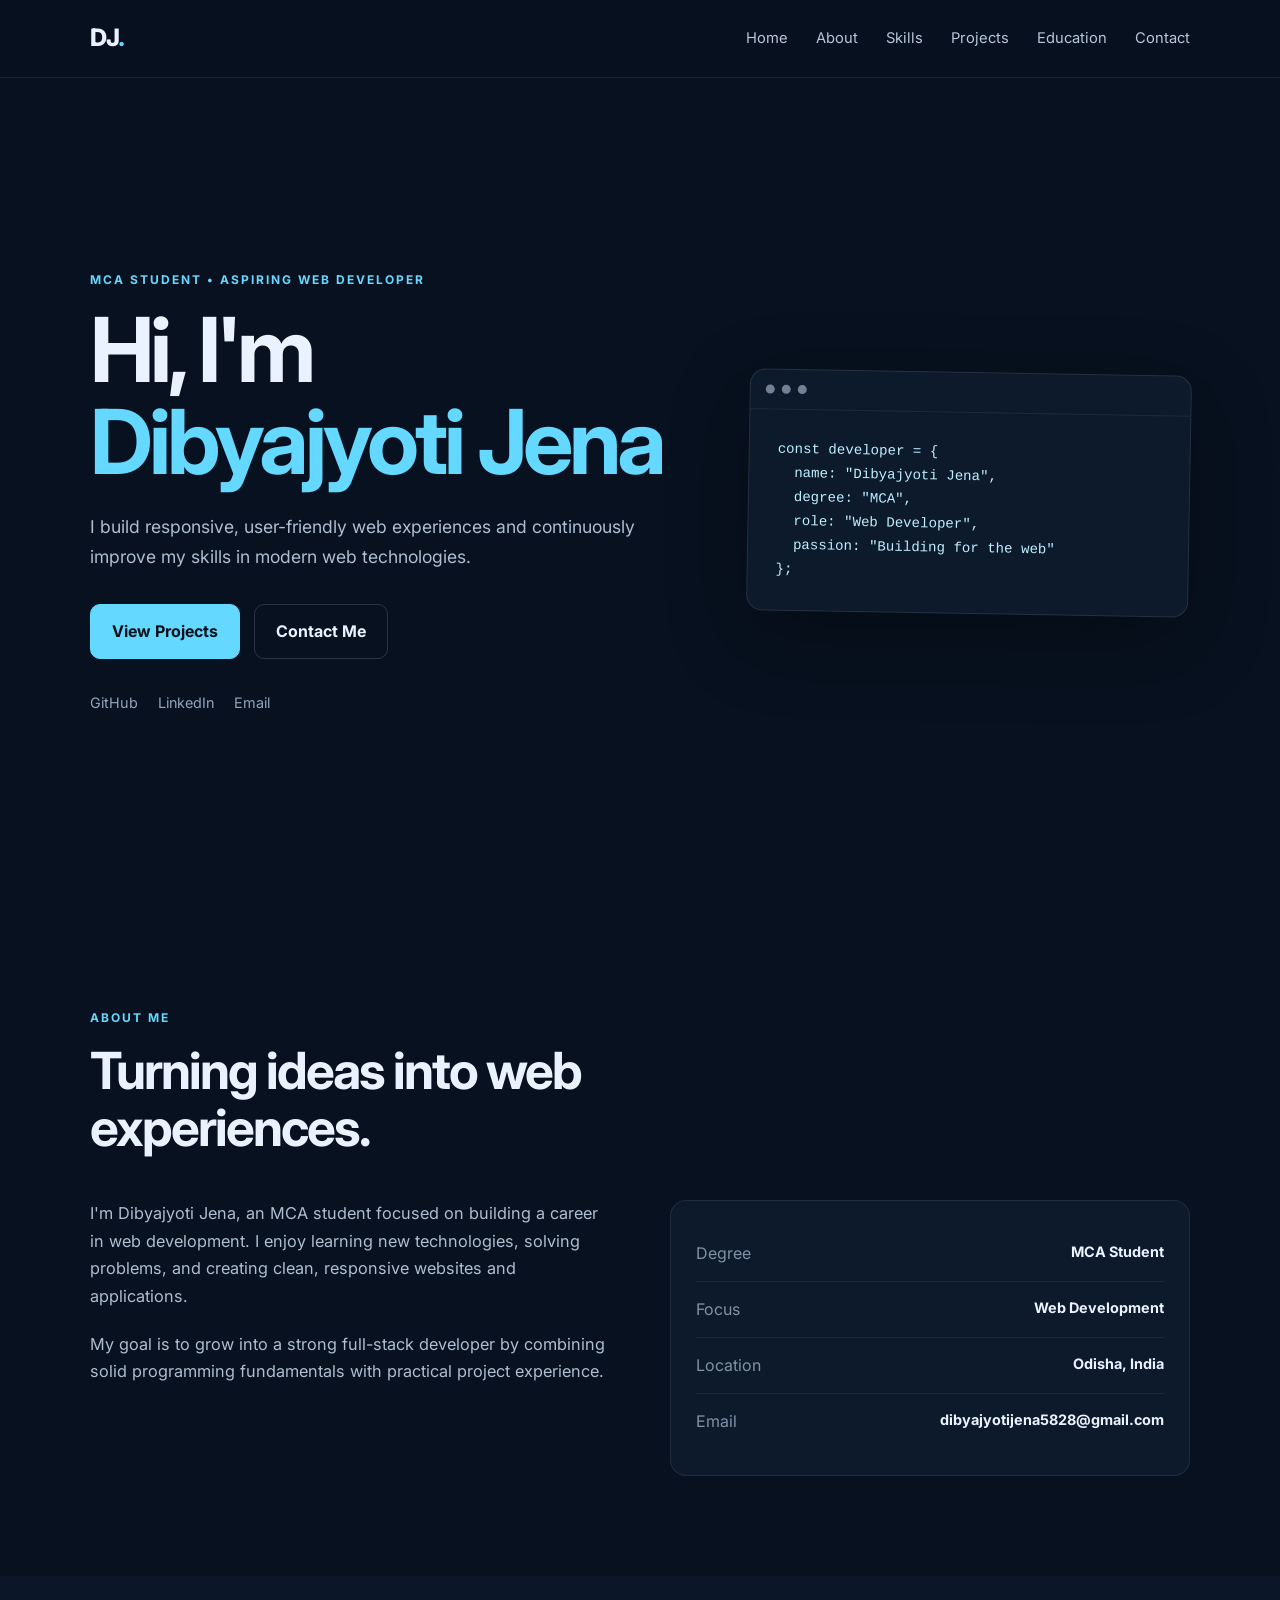
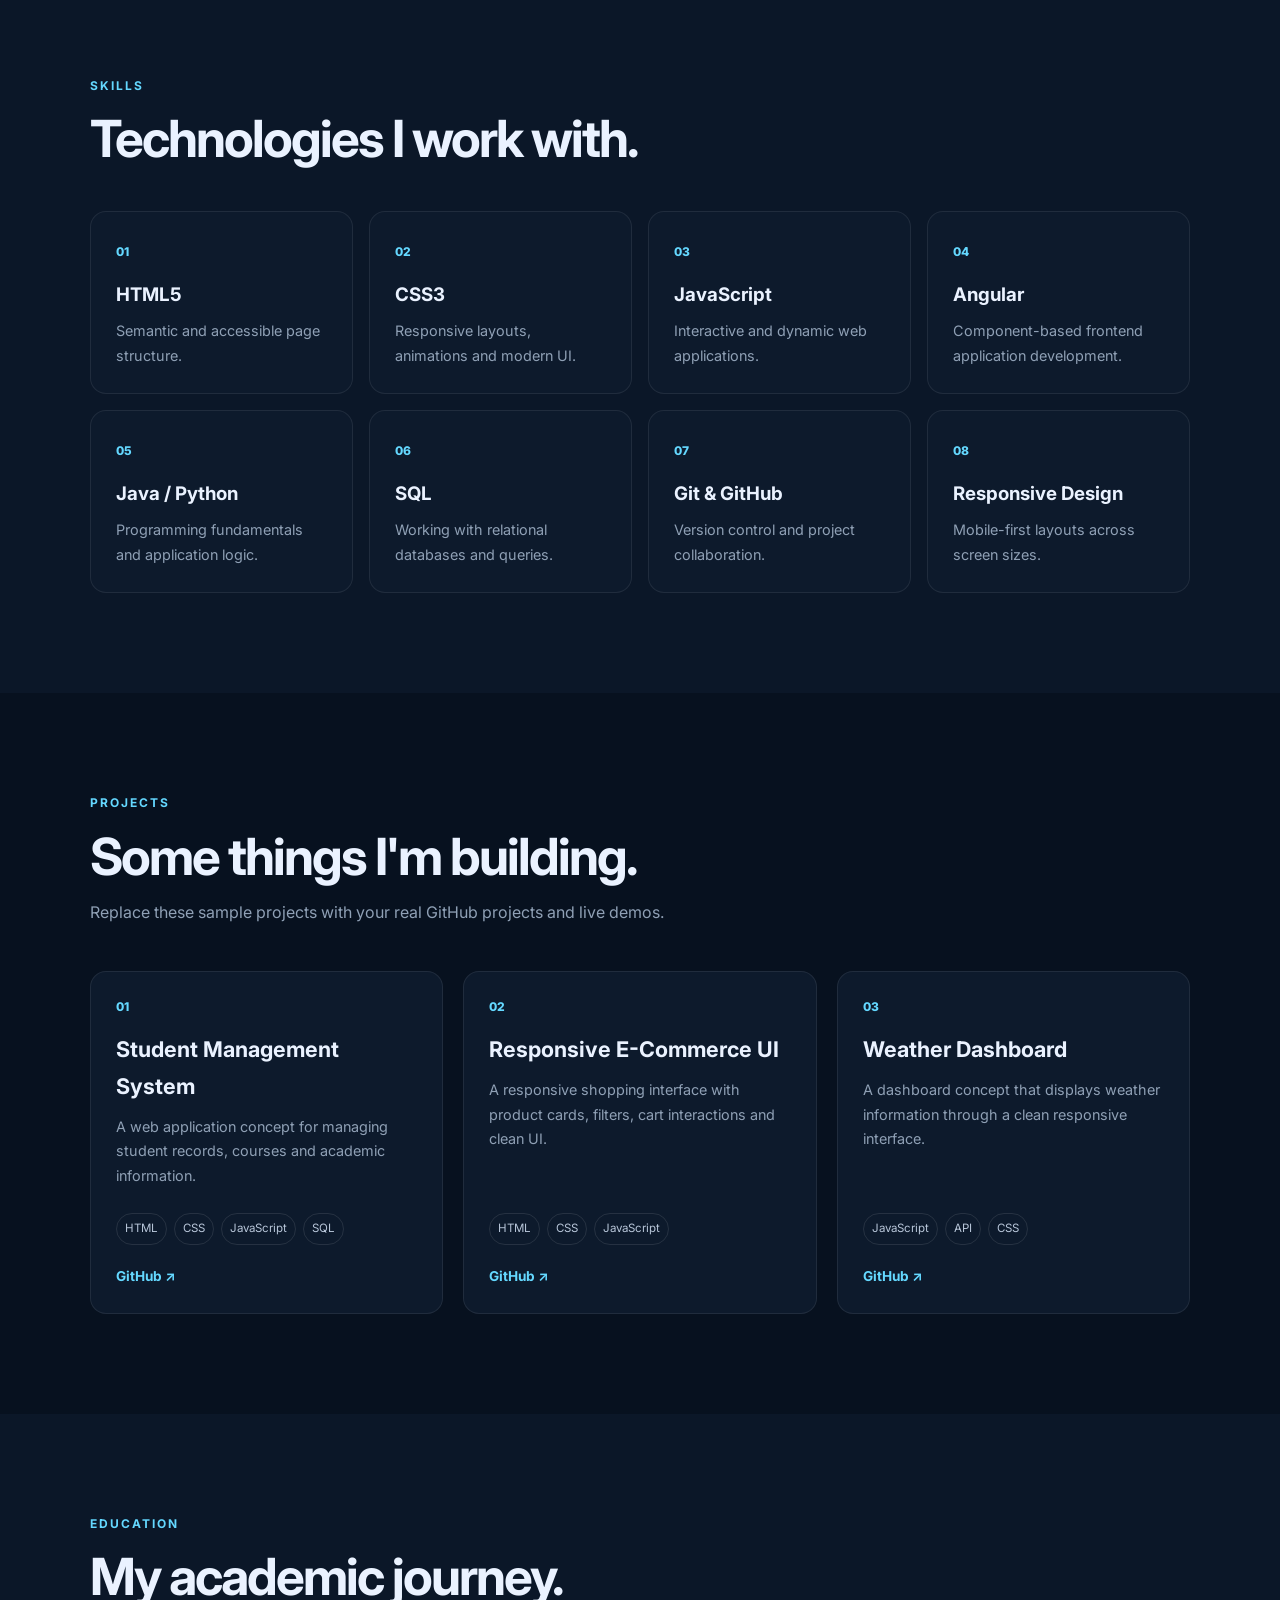
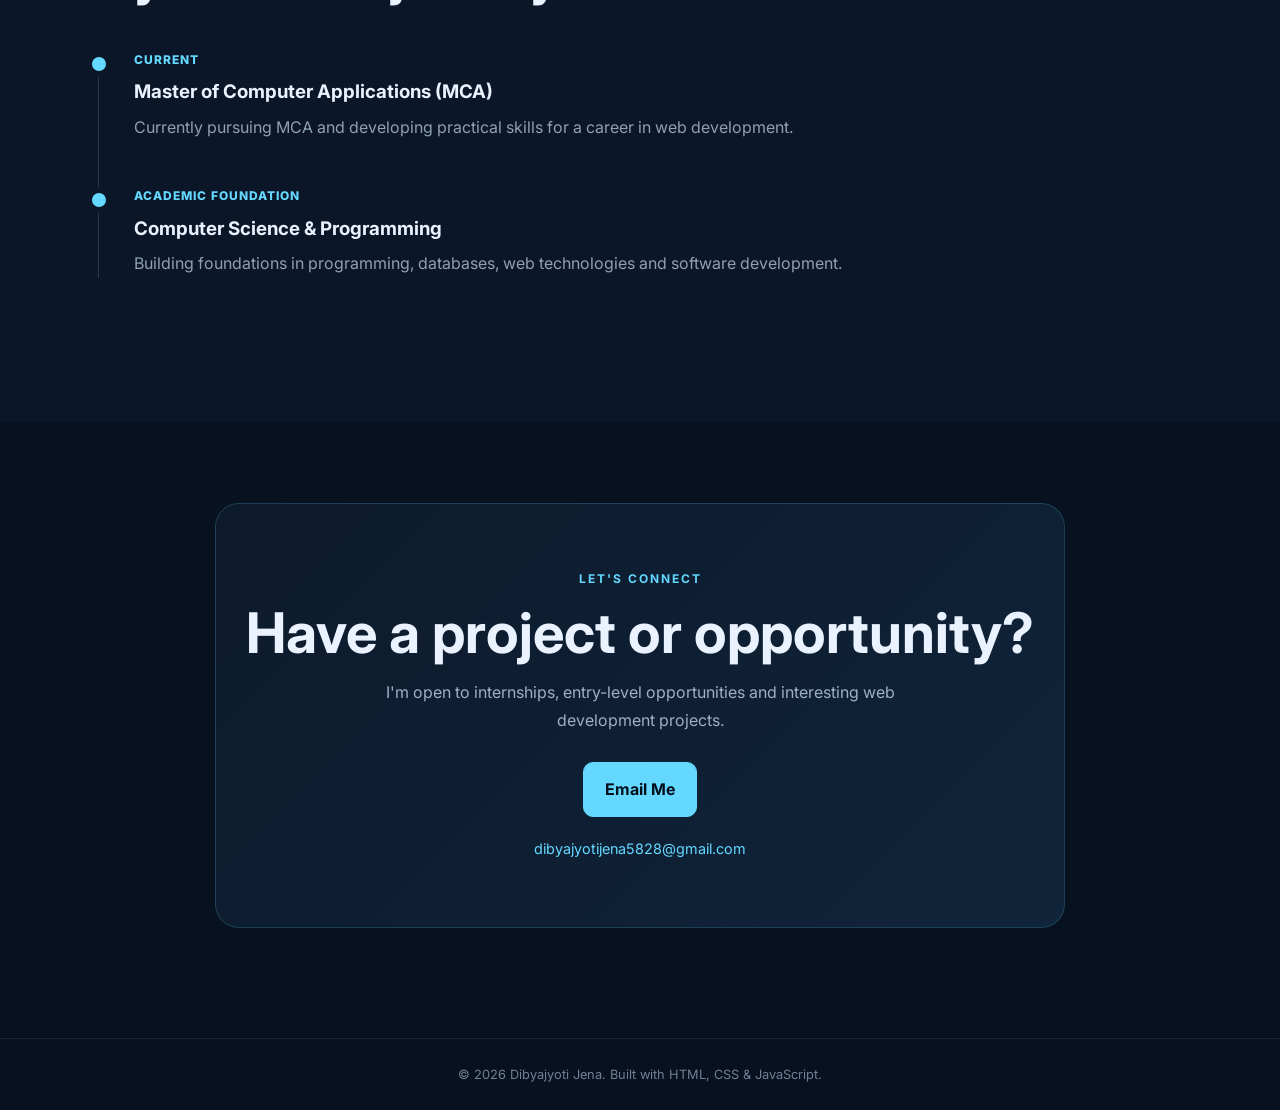
<file: index.html>
<!DOCTYPE html>
<html lang="en">
<head>
  <meta charset="UTF-8">
  <meta name="viewport" content="width=device-width, initial-scale=1.0">
  <meta name="description" content="Dibyajyoti Jena - MCA Student and Aspiring Web Developer Portfolio">
  <title>Dibyajyoti Jena | Web Developer Portfolio</title>
  <link rel="preconnect" href="https://fonts.googleapis.com">
  <link rel="preconnect" href="https://fonts.gstatic.com" crossorigin>
  <link href="https://fonts.googleapis.com/css2?family=Inter:wght@400;500;600;700;800&display=swap" rel="stylesheet">
  <link rel="stylesheet" href="style.css">
</head>
<body>
  <header class="navbar">
    <a class="logo" href="#home">DJ<span>.</span></a>
    <button class="menu-toggle" aria-label="Toggle menu">☰</button>
    <nav class="nav-links">
      <a href="#home">Home</a>
      <a href="#about">About</a>
      <a href="#skills">Skills</a>
      <a href="#projects">Projects</a>
      <a href="#education">Education</a>
      <a href="#contact">Contact</a>
    </nav>
  </header>

  <main>
    <section id="home" class="hero section">
      <div class="hero-content">
        <p class="eyebrow">MCA Student • Aspiring Web Developer</p>
        <h1>Hi, I'm <span>Dibyajyoti Jena</span></h1>
        <p class="hero-text">
          I build responsive, user-friendly web experiences and continuously
          improve my skills in modern web technologies.
        </p>
        <div class="buttons">
          <a class="btn primary" href="#projects">View Projects</a>
          <a class="btn secondary" href="#contact">Contact Me</a>
        </div>
        <div class="socials">
          <a href="https://github.com/" target="_blank" rel="noreferrer">GitHub</a>
          <a href="https://www.linkedin.com/" target="_blank" rel="noreferrer">LinkedIn</a>
          <a href="mailto:dibyajyotijena5828@gmail.com">Email</a>
        </div>
      </div>
      <div class="hero-card">
        <div class="code-window">
          <div class="window-dots"><i></i><i></i><i></i></div>
          <pre><code>const developer = {
  name: "Dibyajyoti Jena",
  degree: "MCA",
  role: "Web Developer",
  passion: "Building for the web"
};</code></pre>
        </div>
      </div>
    </section>

    <section id="about" class="section">
      <div class="section-heading">
        <p class="eyebrow">About Me</p>
        <h2>Turning ideas into web experiences.</h2>
      </div>
      <div class="about-grid">
        <div>
          <p>
            I'm Dibyajyoti Jena, an MCA student focused on building a career
            in web development. I enjoy learning new technologies, solving
            problems, and creating clean, responsive websites and applications.
          </p>
          <p>
            My goal is to grow into a strong full-stack developer by combining
            solid programming fundamentals with practical project experience.
          </p>
        </div>
        <div class="info-card">
          <div><span>Degree</span><strong>MCA Student</strong></div>
          <div><span>Focus</span><strong>Web Development</strong></div>
          <div><span>Location</span><strong>Odisha, India</strong></div>
          <div><span>Email</span><strong>dibyajyotijena5828@gmail.com</strong></div>
        </div>
      </div>
    </section>

    <section id="skills" class="section alt">
      <div class="section-heading">
        <p class="eyebrow">Skills</p>
        <h2>Technologies I work with.</h2>
      </div>
      <div class="skills-grid">
        <div class="skill-card"><span>01</span><h3>HTML5</h3><p>Semantic and accessible page structure.</p></div>
        <div class="skill-card"><span>02</span><h3>CSS3</h3><p>Responsive layouts, animations and modern UI.</p></div>
        <div class="skill-card"><span>03</span><h3>JavaScript</h3><p>Interactive and dynamic web applications.</p></div>
        <div class="skill-card"><span>04</span><h3>Angular</h3><p>Component-based frontend application development.</p></div>
        <div class="skill-card"><span>05</span><h3>Java / Python</h3><p>Programming fundamentals and application logic.</p></div>
        <div class="skill-card"><span>06</span><h3>SQL</h3><p>Working with relational databases and queries.</p></div>
        <div class="skill-card"><span>07</span><h3>Git & GitHub</h3><p>Version control and project collaboration.</p></div>
        <div class="skill-card"><span>08</span><h3>Responsive Design</h3><p>Mobile-first layouts across screen sizes.</p></div>
      </div>
    </section>

    <section id="projects" class="section">
      <div class="section-heading">
        <p class="eyebrow">Projects</p>
        <h2>Some things I'm building.</h2>
        <p class="muted">Replace these sample projects with your real GitHub projects and live demos.</p>
      </div>
      <div class="projects-grid">
        <article class="project-card">
          <div class="project-number">01</div>
          <h3>Student Management System</h3>
          <p>A web application concept for managing student records, courses and academic information.</p>
          <div class="tags"><span>HTML</span><span>CSS</span><span>JavaScript</span><span>SQL</span></div>
          <div class="project-links"><a href="https://github.com/" target="_blank" rel="noreferrer">GitHub ↗</a></div>
        </article>
        <article class="project-card">
          <div class="project-number">02</div>
          <h3>Responsive E-Commerce UI</h3>
          <p>A responsive shopping interface with product cards, filters, cart interactions and clean UI.</p>
          <div class="tags"><span>HTML</span><span>CSS</span><span>JavaScript</span></div>
          <div class="project-links"><a href="https://github.com/" target="_blank" rel="noreferrer">GitHub ↗</a></div>
        </article>
        <article class="project-card">
          <div class="project-number">03</div>
          <h3>Weather Dashboard</h3>
          <p>A dashboard concept that displays weather information through a clean responsive interface.</p>
          <div class="tags"><span>JavaScript</span><span>API</span><span>CSS</span></div>
          <div class="project-links"><a href="https://github.com/" target="_blank" rel="noreferrer">GitHub ↗</a></div>
        </article>
      </div>
    </section>

    <section id="education" class="section alt">
      <div class="section-heading">
        <p class="eyebrow">Education</p>
        <h2>My academic journey.</h2>
      </div>
      <div class="timeline">
        <div class="timeline-item">
          <div class="timeline-dot"></div>
          <div><p class="year">Current</p><h3>Master of Computer Applications (MCA)</h3><p>Currently pursuing MCA and developing practical skills for a career in web development.</p></div>
        </div>
        <div class="timeline-item">
          <div class="timeline-dot"></div>
          <div><p class="year">Academic Foundation</p><h3>Computer Science & Programming</h3><p>Building foundations in programming, databases, web technologies and software development.</p></div>
        </div>
      </div>
    </section>

    <section id="contact" class="section contact-section">
      <div class="contact-card">
        <p class="eyebrow">Let's Connect</p>
        <h2>Have a project or opportunity?</h2>
        <p>I'm open to internships, entry-level opportunities and interesting web development projects.</p>
        <a class="btn primary" href="mailto:dibyajyotijena5828@gmail.com">Email Me</a>
        <p class="email">dibyajyotijena5828@gmail.com</p>
      </div>
    </section>
  </main>

  <footer>
    <p>© <span id="year"></span> Dibyajyoti Jena. Built with HTML, CSS & JavaScript.</p>
  </footer>

  <script src="script.js"></script>
</body>
</html>
</file>
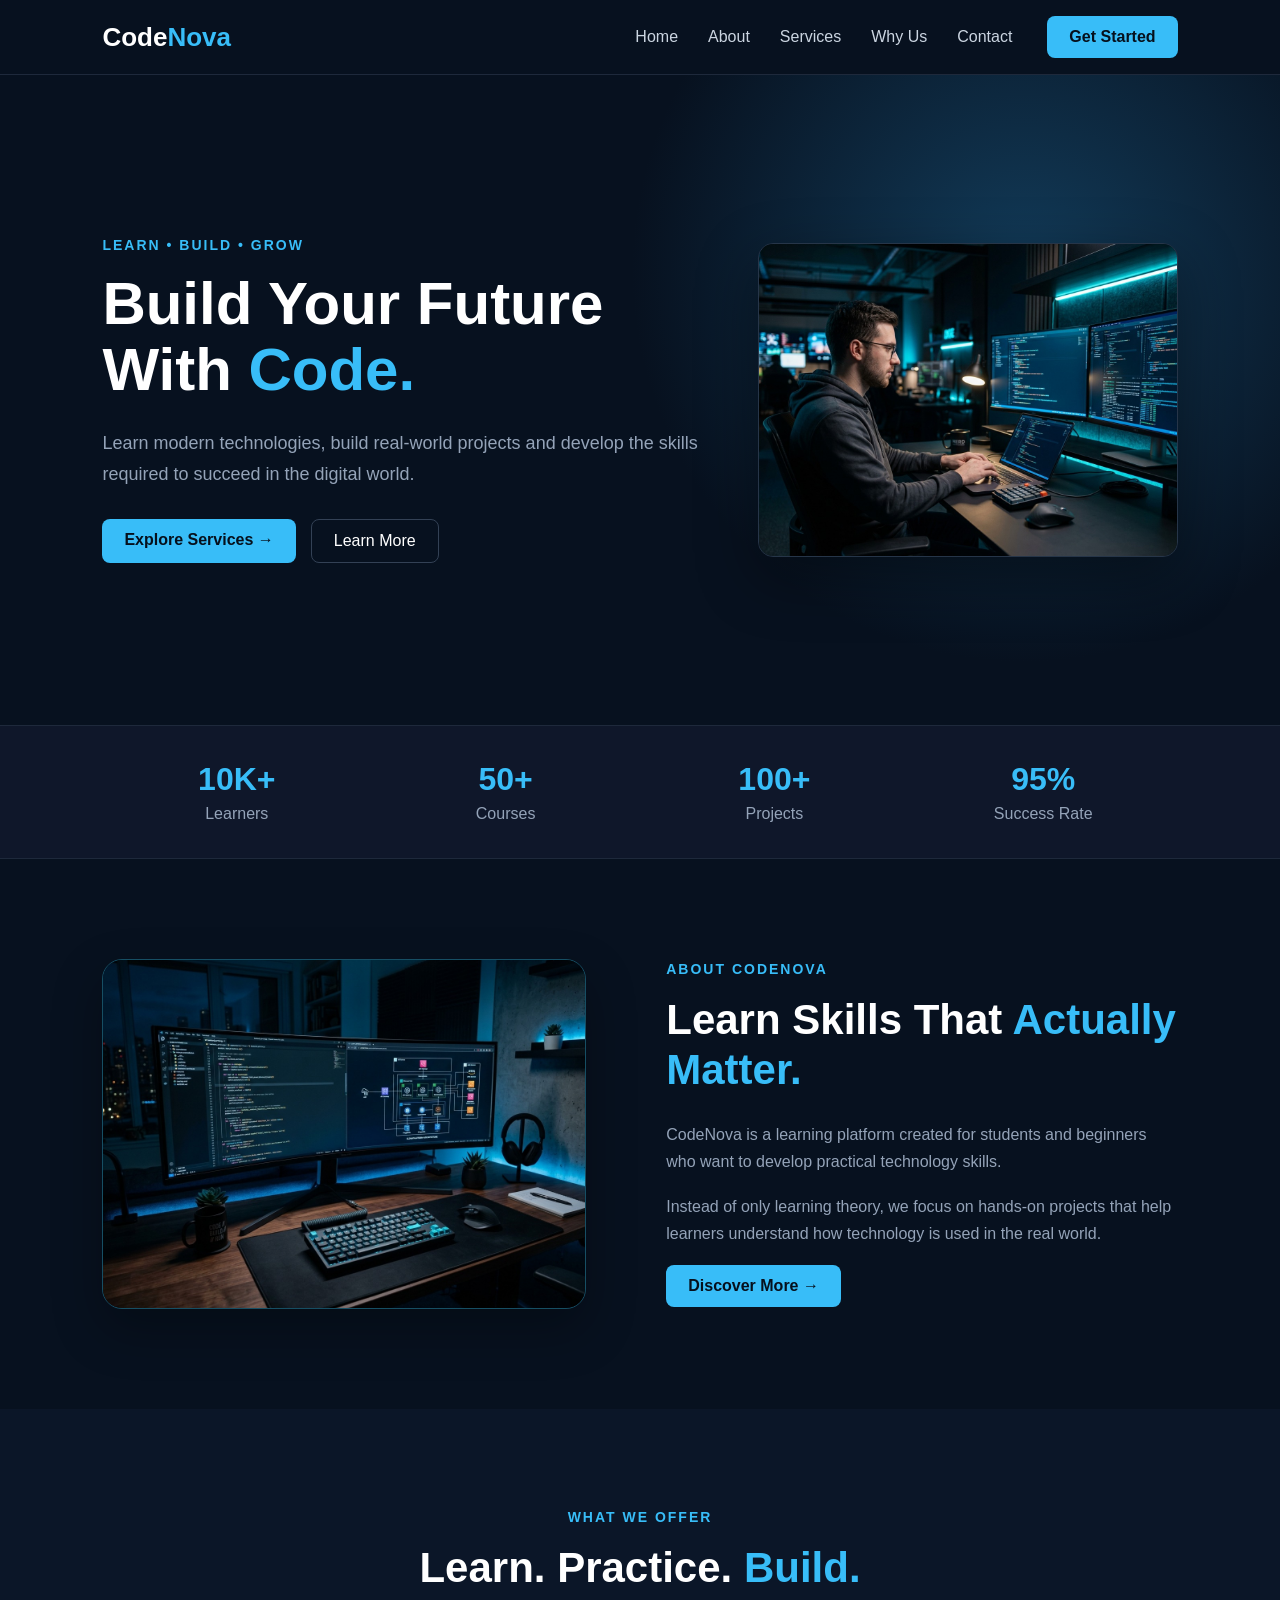
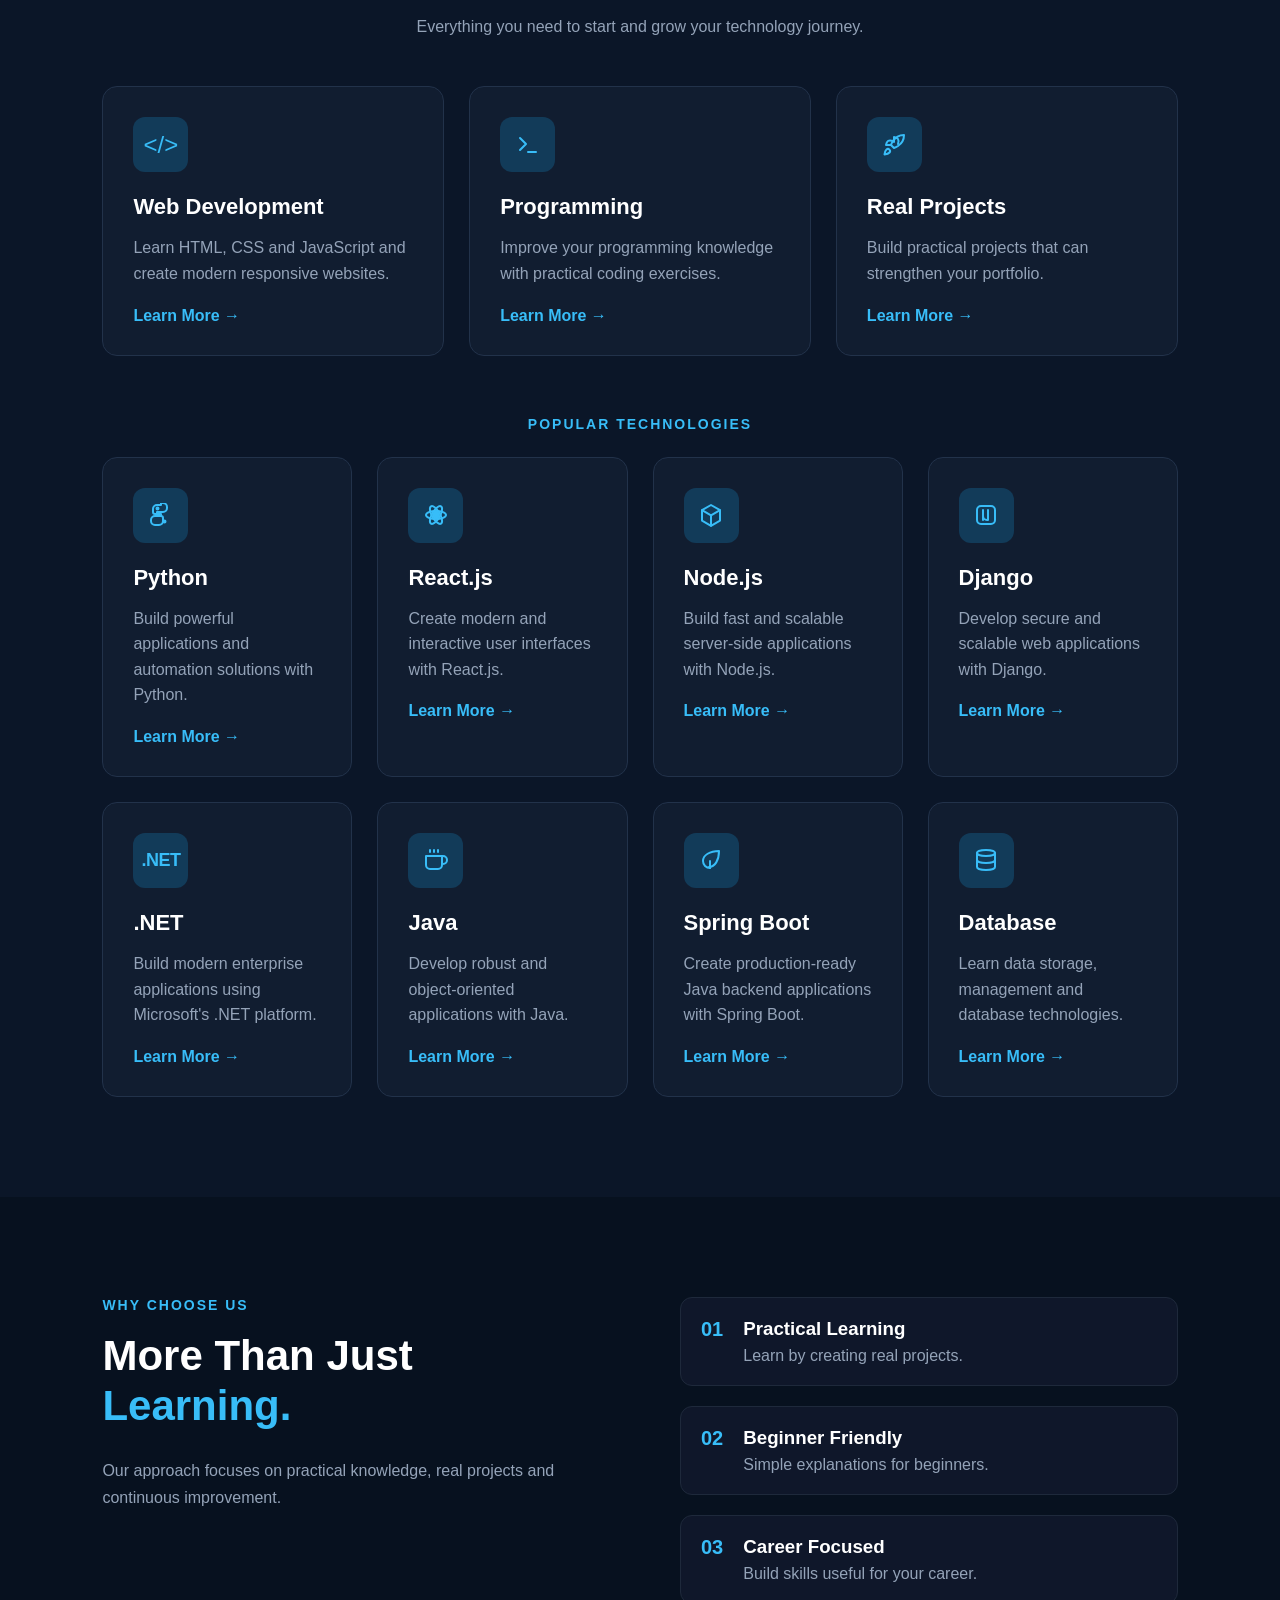
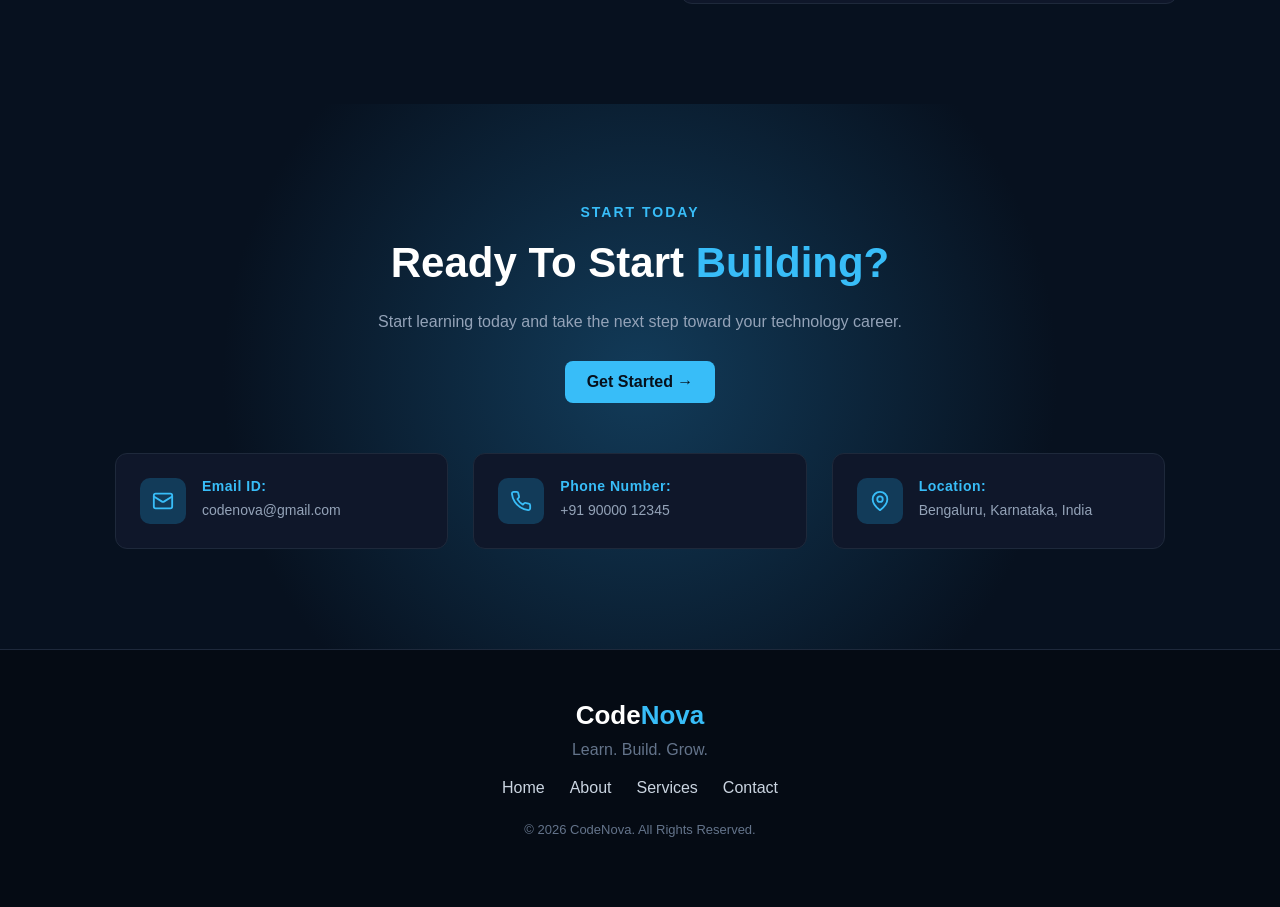
<file: Tasks_2_LANDING-PAGE/index.html>
<!DOCTYPE html>
<html lang="en">

<head>
    <meta charset="UTF-8">
    <meta name="viewport" content="width=device-width, initial-scale=1.0">

    <title>CodeNova | Learn & Build</title>

    <link rel="stylesheet" href="style.css">
</head>

<body>

    <!-- NAVBAR -->
    <header>
        <div class="logo">
            Code<span>Nova</span>
        </div>

        <nav>
            <a href="#home">Home</a>
            <a href="#about">About</a>
            <a href="#services">Services</a>
            <a href="#why-us">Why Us</a>
            <a href="#contact">Contact</a>
        </nav>

        <a href="#contact" class="nav-btn">
            Get Started
        </a>
    </header>


    <!-- HERO -->
    <section class="hero" id="home">

        <div class="hero-content">

            <p class="small-title">
                 LEARN • BUILD • GROW
            </p>

            <h1>
                Build Your Future
                With <span>Code.</span>
            </h1>

            <p class="hero-text">
                Learn modern technologies, build real-world
                projects and develop the skills required to
                succeed in the digital world.
            </p>

            <div class="hero-buttons">

                <a href="#services" class="primary-btn">
                    Explore Services →
                </a>

                <a href="#about" class="secondary-btn">
                    Learn More
                </a>

            </div>

        </div>


        <div class="hero-card">

            <div class="hero-image-box">
                <img src="header.jpeg" alt="Modern Software Developer Coding" class="hero-img">
            </div>

        </div>

    </section>


    <!-- STATS -->
    <section class="stats">

        <div>
            <h2>10K+</h2>
            <p>Learners</p>
        </div>

        <div>
            <h2>50+</h2>
            <p>Courses</p>
        </div>

        <div>
            <h2>100+</h2>
            <p>Projects</p>
        </div>

        <div>
            <h2>95%</h2>
            <p>Success Rate</p>
        </div>

    </section>


    <!-- ABOUT -->
    <section class="about" id="about">

        <div class="about-image">
            <div class="image-box">
                <img src="middle.jpeg" alt="Software Engineering Workspace" class="about-img">
            </div>
        </div>

        <div class="about-content">

            <p class="section-label">
                ABOUT CODENOVA
            </p>

            <h2>
                Learn Skills That
                <span>Actually Matter.</span>
            </h2>

            <p>
                CodeNova is a learning platform created for
                students and beginners who want to develop
                practical technology skills.
            </p>

            <p>
                Instead of only learning theory, we focus on
                hands-on projects that help learners understand
                how technology is used in the real world.
            </p>

            <a href="#services" class="primary-btn">
                Discover More →
            </a>

        </div>

    </section>


    <!-- SERVICES -->
    <section class="services" id="services">

        <p class="section-label">
            WHAT WE OFFER
        </p>

        <h2>
            Learn. Practice. <span>Build.</span>
        </h2>

        <p class="section-description">
            Everything you need to start and grow your
            technology journey.
        </p>


        <div class="service-container">

            <div class="service-card">

                <div class="service-icon">
                    &lt;/&gt;
                </div>

                <h3>Web Development</h3>

                <p>
                    Learn HTML, CSS and JavaScript and
                    create modern responsive websites.
                </p>

                <a href="#">Learn More →</a>

            </div>


            <div class="service-card">

                <div class="service-icon">
                    <svg width="24" height="24" viewBox="0 0 24 24" fill="none" stroke="currentColor" stroke-width="2" stroke-linecap="round" stroke-linejoin="round">
                        <polyline points="4 17 10 11 4 5"></polyline>
                        <line x1="12" y1="19" x2="20" y2="19"></line>
                    </svg>
                </div>

                <h3>Programming</h3>

                <p>
                    Improve your programming knowledge
                    with practical coding exercises.
                </p>

                <a href="#">Learn More →</a>

            </div>


            <div class="service-card">

                <div class="service-icon">
                    <svg width="24" height="24" viewBox="0 0 24 24" fill="none" stroke="currentColor" stroke-width="2" stroke-linecap="round" stroke-linejoin="round">
                        <path d="M4.5 16.5c-1.5 1.26-2 5-2 5s3.74-.5 5-2c.71-.84.7-2.13-.09-2.91a2.18 2.18 0 0 0-2.91-.09z"></path>
                        <path d="m12 15-3-3a22 22 0 0 1 2-3.95A12.88 12.88 0 0 1 22 2c0 2.72-.78 7.5-6 11a22.35 22.35 0 0 1-4 2z"></path>
                        <path d="M9 12H4s.55-3.03 2-4c1.62-1.08 5 0 5 0"></path>
                        <path d="M12 9V4s3.03.55 4 2c1.08 1.62 0 5 0 5"></path>
                    </svg>
                </div>

                <h3>Real Projects</h3>

                <p>
                    Build practical projects that can
                    strengthen your portfolio.
                </p>

                <a href="#">Learn More →</a>

            </div>

        </div>

        <p class="section-label tech-label">
            POPULAR TECHNOLOGIES
        </p>

        <div class="technology-container">

            <div class="service-card">
                <div class="service-icon">
                    <svg width="24" height="24" viewBox="0 0 24 24" fill="none" stroke="currentColor" stroke-width="2" stroke-linecap="round" stroke-linejoin="round">
                        <path d="M12 2H8a4 4 0 0 0-4 4v3a2 2 0 0 0 2 2h6v2H6a4 4 0 0 0-4 4v1a4 4 0 0 0 4 4h4a4 4 0 0 0 4-4v-3a2 2 0 0 0-2-2H8V9h6a4 4 0 0 0 4-4V4a4 4 0 0 0-4-4h-2z"></path>
                        <circle cx="8.5" cy="5.5" r="1" fill="currentColor"></circle>
                        <circle cx="15.5" cy="18.5" r="1" fill="currentColor"></circle>
                    </svg>
                </div>
                <h3>Python</h3>
                <p>
                    Build powerful applications and automation solutions with Python.
                </p>
                <a href="#contact">Learn More →</a>
            </div>

            <div class="service-card">
                <div class="service-icon">
                    <svg width="24" height="24" viewBox="0 0 24 24" fill="none" stroke="currentColor" stroke-width="2" stroke-linecap="round" stroke-linejoin="round">
                        <circle cx="12" cy="12" r="2.5" fill="currentColor"></circle>
                        <ellipse cx="12" cy="12" rx="10" ry="4"></ellipse>
                        <ellipse cx="12" cy="12" rx="10" ry="4" transform="rotate(60 12 12)"></ellipse>
                        <ellipse cx="12" cy="12" rx="10" ry="4" transform="rotate(120 12 12)"></ellipse>
                    </svg>
                </div>
                <h3>React.js</h3>
                <p>
                    Create modern and interactive user interfaces with React.js.
                </p>
                <a href="#contact">Learn More →</a>
            </div>

            <div class="service-card">
                <div class="service-icon">
                    <svg width="24" height="24" viewBox="0 0 24 24" fill="none" stroke="currentColor" stroke-width="2" stroke-linecap="round" stroke-linejoin="round">
                        <path d="M12 2l9 5.2v10.4L12 22.8 3 17.6V7.2L12 2z"></path>
                        <path d="M12 22.8V12.4"></path>
                        <path d="M21 7.2l-9 5.2"></path>
                        <path d="M3 7.2l9 5.2"></path>
                    </svg>
                </div>
                <h3>Node.js</h3>
                <p>
                    Build fast and scalable server-side applications with Node.js.
                </p>
                <a href="#contact">Learn More →</a>
            </div>

            <div class="service-card">
                <div class="service-icon">
                    <svg width="24" height="24" viewBox="0 0 24 24" fill="none" stroke="currentColor" stroke-width="2" stroke-linecap="round" stroke-linejoin="round">
                        <rect x="3" y="3" width="18" height="18" rx="4"></rect>
                        <path d="M9 7v10"></path>
                        <path d="M9 13a4 4 0 0 0 4 4h1V7"></path>
                    </svg>
                </div>
                <h3>Django</h3>
                <p>
                    Develop secure and scalable web applications with Django.
                </p>
                <a href="#contact">Learn More →</a>
            </div>

            <div class="service-card">
                <div class="service-icon">
                    <span style="font-weight: 800; font-size: 18px; letter-spacing: -0.5px;">.NET</span>
                </div>
                <h3>.NET</h3>
                <p>
                    Build modern enterprise applications using Microsoft's .NET platform.
                </p>
                <a href="#contact">Learn More →</a>
            </div>

            <div class="service-card">
                <div class="service-icon">
                    <svg width="24" height="24" viewBox="0 0 24 24" fill="none" stroke="currentColor" stroke-width="2" stroke-linecap="round" stroke-linejoin="round">
                        <path d="M18 8h1a4 4 0 0 1 0 8h-1"></path>
                        <path d="M2 8h16v9a4 4 0 0 1-4 4H6a4 4 0 0 1-4-4V8z"></path>
                        <line x1="6" y1="2" x2="6" y2="4"></line>
                        <line x1="10" y1="2" x2="10" y2="4"></line>
                        <line x1="14" y1="2" x2="14" y2="4"></line>
                    </svg>
                </div>
                <h3>Java</h3>
                <p>
                    Develop robust and object-oriented applications with Java.
                </p>
                <a href="#contact">Learn More →</a>
            </div>

            <div class="service-card">
                <div class="service-icon">
                    <svg width="24" height="24" viewBox="0 0 24 24" fill="none" stroke="currentColor" stroke-width="2" stroke-linecap="round" stroke-linejoin="round">
                        <path d="M11 20A7 7 0 0 1 4 13C4 7 11 3 20 3c0 9-4 16-10 16z"></path>
                        <path d="M11 20v-7"></path>
                    </svg>
                </div>
                <h3>Spring Boot</h3>
                <p>
                    Create production-ready Java backend applications with Spring Boot.
                </p>
                <a href="#contact">Learn More →</a>
            </div>

            <div class="service-card">
                <div class="service-icon">
                    <svg width="24" height="24" viewBox="0 0 24 24" fill="none" stroke="currentColor" stroke-width="2" stroke-linecap="round" stroke-linejoin="round">
                        <ellipse cx="12" cy="5" rx="9" ry="3"></ellipse>
                        <path d="M21 12c0 1.66-4 3-9 3s-9-1.34-9-3"></path>
                        <path d="M3 5v14c0 1.66 4 3 9 3s9-1.34 9-3V5"></path>
                    </svg>
                </div>
                <h3>Database</h3>
                <p>
                    Learn data storage, management and database technologies.
                </p>
                <a href="#contact">Learn More →</a>
            </div>

        </div>

    </section>


    <!-- WHY US -->
    <section class="why-us" id="why-us">

        <div>

            <p class="section-label">
                WHY CHOOSE US
            </p>

            <h2>
                More Than Just
                <span>Learning.</span>
            </h2>

            <p>
                Our approach focuses on practical knowledge,
                real projects and continuous improvement.
            </p>

        </div>


        <div class="features">

            <div class="feature">
                <strong>01</strong>
                <div>
                    <h3>Practical Learning</h3>
                    <p>
                        Learn by creating real projects.
                    </p>
                </div>
            </div>


            <div class="feature">
                <strong>02</strong>
                <div>
                    <h3>Beginner Friendly</h3>
                    <p>
                        Simple explanations for beginners.
                    </p>
                </div>
            </div>


            <div class="feature">
                <strong>03</strong>
                <div>
                    <h3>Career Focused</h3>
                    <p>
                        Build skills useful for your career.
                    </p>
                </div>
            </div>

        </div>

    </section>


    <!-- CONTACT CTA -->
    <section class="contact" id="contact">

        <p class="section-label">
            START TODAY
        </p>

        <h2>
            Ready To Start
            <span>Building?</span>
        </h2>

        <p>
            Start learning today and take the next step
            toward your technology career.
        </p>

        <a href="#" class="primary-btn">
            Get Started →
        </a>

        <div class="contact-details">

            <div class="contact-card">
                <div class="contact-icon">
                    <svg width="22" height="22" viewBox="0 0 24 24" fill="none" stroke="currentColor" stroke-width="2" stroke-linecap="round" stroke-linejoin="round">
                        <rect x="2" y="4" width="20" height="16" rx="2"></rect>
                        <path d="m22 7-8.97 5.7a1.94 1.94 0 0 1-2.06 0L2 7"></path>
                    </svg>
                </div>
                <div class="contact-info">
                    <span class="contact-label">Email ID:</span>
                    <a href="mailto:codenova@gmail.com" class="contact-link">codenova@gmail.com</a>
                </div>
            </div>

            <div class="contact-card">
                <div class="contact-icon">
                    <svg width="22" height="22" viewBox="0 0 24 24" fill="none" stroke="currentColor" stroke-width="2" stroke-linecap="round" stroke-linejoin="round">
                        <path d="M22 16.92v3a2 2 0 0 1-2.18 2 19.79 19.79 0 0 1-8.63-3.07 19.5 19.5 0 0 1-6-6 19.79 19.79 0 0 1-3.07-8.67A2 2 0 0 1 4.11 2h3a2 2 0 0 1 2 1.72 12.84 12.84 0 0 0 .7 2.81 2 2 0 0 1-.45 2.11L8.09 9.91a16 16 0 0 0 6 6l1.27-1.27a2 2 0 0 1 2.11-.45 12.84 12.84 0 0 0 2.81.7A2 2 0 0 1 22 16.92z"></path>
                    </svg>
                </div>
                <div class="contact-info">
                    <span class="contact-label">Phone Number:</span>
                    <a href="tel:+919000012345" class="contact-link">+91 90000 12345</a>
                </div>
            </div>

            <div class="contact-card">
                <div class="contact-icon">
                    <svg width="22" height="22" viewBox="0 0 24 24" fill="none" stroke="currentColor" stroke-width="2" stroke-linecap="round" stroke-linejoin="round">
                        <path d="M20 10c0 6-8 12-8 12s-8-6-8-12a8 8 0 0 1 16 0Z"></path>
                        <circle cx="12" cy="10" r="3"></circle>
                    </svg>
                </div>
                <div class="contact-info">
                    <span class="contact-label">Location:</span>
                    <span class="contact-value">Bengaluru, Karnataka, India</span>
                </div>
            </div>

        </div>

    </section>


    <!-- FOOTER -->
    <footer>

        <div class="footer-logo">
            Code<span>Nova</span>
        </div>

        <p>
            Learn. Build. Grow.
        </p>

        <div class="footer-links">
            <a href="#home">Home</a>
            <a href="#about">About</a>
            <a href="#services">Services</a>
            <a href="#contact">Contact</a>
        </div>

        <p class="copyright">
            &copy; 2026 CodeNova. All Rights Reserved.
        </p>

    </footer>

</body>
</html>
</file>
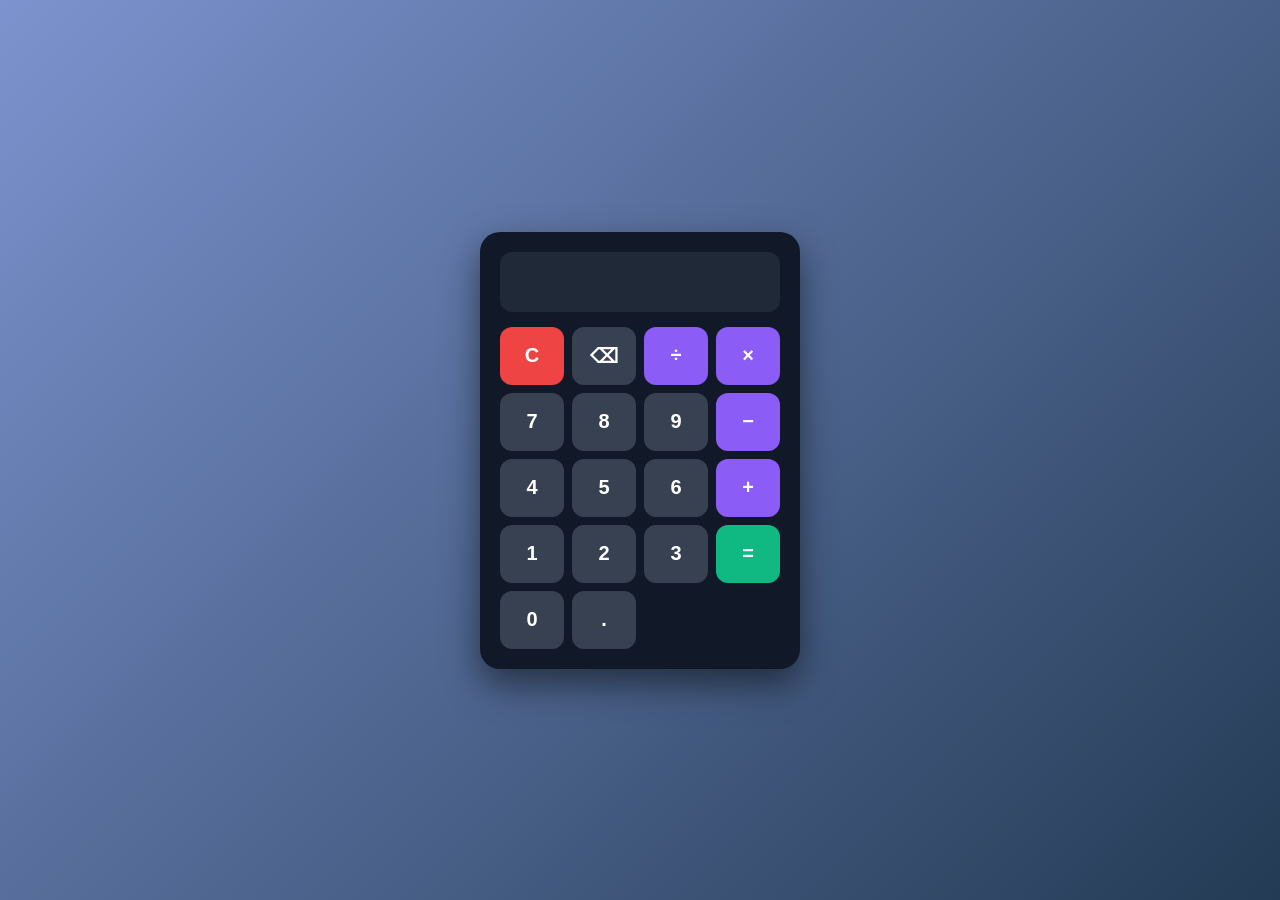
<file: Tasks_3_CALCULATOR/index.html>
<!DOCTYPE html>
<html>
<head>
    <title>Simple Calculator</title>
    <link rel="stylesheet" href="style.css">
</head>

<body>

    <div class="calculator">

        <input type="text" id="display" readonly>

        <div class="buttons">

            <button class="clear" onclick="clearDisplay()">C</button>
            <button onclick="deleteLast()">⌫</button>
            <button class="operator" onclick="addValue('/')">÷</button>
            <button class="operator" onclick="addValue('*')">×</button>

            <button onclick="addValue('7')">7</button>
            <button onclick="addValue('8')">8</button>
            <button onclick="addValue('9')">9</button>
            <button class="operator" onclick="addValue('-')">−</button>

            <button onclick="addValue('4')">4</button>
            <button onclick="addValue('5')">5</button>
            <button onclick="addValue('6')">6</button>
            <button class="operator" onclick="addValue('+')">+</button>

            <button onclick="addValue('1')">1</button>
            <button onclick="addValue('2')">2</button>
            <button onclick="addValue('3')">3</button>
            <button class="equal" onclick="calculate()">=</button>

            <button onclick="addValue('0')">0</button>
            <button onclick="addValue('.')">.</button>

        </div>

    </div>

    <script src="script.js"></script>

</body>
</html>
</file>
<file: style.css>
*{box-sizing:border-box;margin:0;padding:0}html{scroll-behavior:smooth}body{font-family:Inter,Arial,sans-serif;background:#07111f;color:#eaf2ff;line-height:1.7}a{color:inherit;text-decoration:none}.navbar{position:sticky;top:0;z-index:10;display:flex;align-items:center;justify-content:space-between;padding:18px 7%;background:rgba(7,17,31,.86);backdrop-filter:blur(14px);border-bottom:1px solid rgba(255,255,255,.08)}.logo{font-size:1.5rem;font-weight:800;letter-spacing:-1px}.logo span,.hero h1 span{color:#64d8ff}.nav-links{display:flex;gap:28px}.nav-links a{font-size:.92rem;color:#b8c6d9;transition:.2s}.nav-links a:hover{color:#fff}.menu-toggle{display:none;background:none;border:0;color:#fff;font-size:1.5rem}.section{padding:100px 7%;max-width:1400px;margin:auto}.hero{min-height:calc(100vh - 70px);display:grid;grid-template-columns:1.15fr .85fr;align-items:center;gap:60px}.eyebrow{color:#64d8ff;text-transform:uppercase;letter-spacing:2px;font-size:.75rem;font-weight:700;margin-bottom:14px}.hero h1{font-size:clamp(2.8rem,7vw,6rem);line-height:1.02;letter-spacing:-4px;margin-bottom:25px}.hero-text{max-width:650px;color:#aebdd0;font-size:1.1rem}.buttons{display:flex;gap:14px;margin:32px 0}.btn{display:inline-block;padding:13px 21px;border-radius:10px;font-weight:700;border:1px solid rgba(255,255,255,.15);transition:.2s}.btn:hover{transform:translateY(-2px)}.primary{background:#64d8ff;color:#04101c;border-color:#64d8ff}.secondary{background:transparent}.socials{display:flex;gap:20px;color:#93a4bb;font-size:.9rem}.socials a:hover{color:#64d8ff}.hero-card{display:flex;justify-content:center}.code-window{width:100%;max-width:500px;background:#0d1a2c;border:1px solid rgba(255,255,255,.1);border-radius:16px;box-shadow:0 25px 80px rgba(0,0,0,.3);overflow:hidden;transform:rotate(1deg)}.window-dots{padding:15px;display:flex;gap:7px;border-bottom:1px solid rgba(255,255,255,.07)}.window-dots i{width:9px;height:9px;border-radius:50%;background:#718096}.code-window pre{padding:28px;overflow:auto;color:#bdefff;font-size:.88rem}.alt{max-width:none;background:#0b1728}.section-heading{max-width:760px;margin-bottom:45px}.section-heading h2{font-size:clamp(2rem,4vw,3.4rem);line-height:1.1;letter-spacing:-2px}.muted{color:#8fa0b5;margin-top:15px}.about-grid{display:grid;grid-template-columns:1fr 1fr;gap:60px;align-items:start}.about-grid p{color:#aebdd0;margin-bottom:20px;font-size:1.02rem}.info-card{background:#0d1a2c;border:1px solid rgba(255,255,255,.08);border-radius:16px;padding:25px}.info-card div{display:flex;justify-content:space-between;gap:20px;padding:14px 0;border-bottom:1px solid rgba(255,255,255,.07)}.info-card div:last-child{border:0}.info-card span{color:#8191a7}.info-card strong{font-size:.9rem;text-align:right}.skills-grid{display:grid;grid-template-columns:repeat(4,1fr);gap:16px}.skill-card,.project-card{background:#0d1a2c;border:1px solid rgba(255,255,255,.08);border-radius:16px;padding:25px;transition:.25s}.skill-card:hover,.project-card:hover{transform:translateY(-5px);border-color:rgba(100,216,255,.4)}.skill-card span,.project-number{color:#64d8ff;font-size:.75rem;font-weight:800}.skill-card h3{margin:15px 0 8px}.skill-card p,.project-card p{color:#8fa0b5;font-size:.9rem}.projects-grid{display:grid;grid-template-columns:repeat(3,1fr);gap:20px}.project-card{min-height:310px;display:flex;flex-direction:column}.project-card h3{font-size:1.35rem;margin:14px 0 10px}.tags{display:flex;flex-wrap:wrap;gap:7px;margin-top:auto;padding-top:25px}.tags span{font-size:.72rem;color:#b8c6d9;border:1px solid rgba(255,255,255,.1);padding:5px 8px;border-radius:20px}.project-links{margin-top:20px;color:#64d8ff;font-weight:700;font-size:.85rem}.timeline{max-width:850px;border-left:1px solid rgba(255,255,255,.14);margin-left:8px;padding-left:35px}.timeline-item{position:relative;margin-bottom:45px}.timeline-dot{position:absolute;left:-42px;top:7px;width:14px;height:14px;border-radius:50%;background:#64d8ff;box-shadow:0 0 0 6px #0b1728}.year{color:#64d8ff;font-size:.75rem;font-weight:800;text-transform:uppercase;letter-spacing:1px}.timeline h3{margin:6px 0}.timeline p:not(.year){color:#8fa0b5}.contact-section{padding-top:80px;padding-bottom:110px}.contact-card{max-width:850px;margin:auto;text-align:center;background:linear-gradient(135deg,#0d1a2c,#10243a);border:1px solid rgba(100,216,255,.18);border-radius:24px;padding:65px 30px}.contact-card h2{font-size:clamp(2rem,5vw,3.5rem);line-height:1.1;margin-bottom:15px}.contact-card>p:not(.eyebrow):not(.email){color:#9fb0c5;max-width:600px;margin:0 auto 28px}.email{margin-top:20px;color:#64d8ff;font-size:.9rem}footer{padding:25px 7%;border-top:1px solid rgba(255,255,255,.08);color:#718096;text-align:center;font-size:.8rem}@media(max-width:900px){.hero{grid-template-columns:1fr}.hero-card{display:none}.skills-grid{grid-template-columns:repeat(2,1fr)}.projects-grid{grid-template-columns:1fr}.about-grid{grid-template-columns:1fr}.nav-links{display:none}.menu-toggle{display:block}.nav-links.open{display:flex;position:absolute;top:68px;left:0;right:0;background:#07111f;padding:20px 7%;flex-direction:column;gap:15px;border-bottom:1px solid rgba(255,255,255,.08)}}@media(max-width:600px){.section{padding:75px 6%}.hero h1{font-size:3.2rem;letter-spacing:-2px}.skills-grid{grid-template-columns:1fr}.buttons{flex-wrap:wrap}.info-card div{align-items:flex-start;flex-direction:column}.info-card strong{text-align:left}.navbar{padding:16px 6%}}
</file>
<file: Tasks_2_LANDING-PAGE/style.css>
* {
    margin: 0;
    padding: 0;
    box-sizing: border-box;
}

html {
    scroll-behavior: smooth;
}

body {
    font-family: Arial, sans-serif;
    background: #07111f;
    color: white;
}


/* ================= NAVBAR ================= */

header {
    height: 75px;

    display: flex;
    align-items: center;
    justify-content: space-between;

    padding: 0 8%;

    background: #07111f;

    border-bottom: 1px solid #1e293b;

    position: sticky;
    top: 0;

    z-index: 100;
}

.logo,
.footer-logo {
    font-size: 26px;
    font-weight: bold;
}

.logo span,
.footer-logo span {
    color: #38bdf8;
}

nav {
    display: flex;
    align-items: center;
    gap: 30px;
    margin-left: auto;
    margin-right: 35px;
}

nav a,
.footer-links a {
    color: #cbd5e1;
    text-decoration: none;
}

nav a:hover,
.footer-links a:hover {
    color: #38bdf8;
}

.nav-btn,
.primary-btn {
    background: #38bdf8;
    color: #06101c;

    padding: 12px 22px;

    border-radius: 8px;

    text-decoration: none;

    font-weight: bold;

    display: inline-block;
}

.nav-btn:hover,
.primary-btn:hover {
    background: #7dd3fc;
}


/* ================= HERO ================= */

.hero {
    min-height: 650px;

    display: flex;

    align-items: center;

    justify-content: space-between;

    padding: 80px 8%;

    background:
        radial-gradient(
            circle at 80% 30%,
            #123b59,
            transparent 35%
        );
}

.hero-content {
    max-width: 600px;
}

.small-title,
.section-label {
    color: #38bdf8;

    font-size: 14px;

    font-weight: bold;

    letter-spacing: 2px;

    margin-bottom: 18px;
}

.hero h1 {
    font-size: 60px;

    line-height: 1.1;

    margin-bottom: 25px;
}

.hero h1 span,
.about-content h2 span,
.services h2 span,
.why-us h2 span,
.contact h2 span {
    color: #38bdf8;
}

.hero-text {
    color: #94a3b8;

    font-size: 18px;

    line-height: 1.7;

    margin-bottom: 30px;
}

.hero-buttons {
    display: flex;

    gap: 15px;
}

.secondary-btn {
    border: 1px solid #334155;

    padding: 12px 22px;

    border-radius: 8px;

    color: white;

    text-decoration: none;
}

.secondary-btn:hover {
    border-color: #38bdf8;
}


/* ================= CODE CARD / HERO IMAGE ================= */

.hero-card {
    width: 420px;
}

.hero-image-box {
    background: #0f172a;

    border: 1px solid #263548;

    border-radius: 15px;

    overflow: hidden;

    box-shadow: 0 20px 60px rgba(0, 0, 0, 0.4);
}

.hero-img {
    width: 100%;
    height: auto;
    display: block;
    object-fit: cover;
}

.code-window {
    background: #0f172a;

    border: 1px solid #263548;

    border-radius: 15px;

    overflow: hidden;

    box-shadow: 0 20px 60px rgba(0, 0, 0, 0.4);
}

.window-top {
    height: 45px;

    background: #172033;

    display: flex;

    align-items: center;

    gap: 7px;

    padding-left: 15px;
}

.window-top span {
    width: 10px;
    height: 10px;

    border-radius: 50%;

    background: #64748b;
}

.code {
    padding: 30px;

    line-height: 2;

    font-family: monospace;

    color: #e2e8f0;
}

.code .blue {
    color: #38bdf8;
}

.code .green {
    color: #86efac;
}


/* ================= STATS ================= */

.stats {
    display: grid;

    grid-template-columns: repeat(4, 1fr);

    background: #0f172a;

    border-top: 1px solid #1e293b;
    border-bottom: 1px solid #1e293b;

    padding: 35px 8%;

    text-align: center;
}

.stats h2 {
    color: #38bdf8;

    font-size: 32px;
}

.stats p {
    color: #94a3b8;

    margin-top: 7px;
}


/* ================= ABOUT ================= */

.about {
    display: flex;

    align-items: center;

    gap: 80px;

    padding: 100px 8%;
}

.about-image {
    width: 45%;
}

.image-box {
    height: 350px;

    border-radius: 20px;

    overflow: hidden;

    box-shadow: 0 20px 50px rgba(0, 0, 0, 0.3);

    border: 1px solid #164e63;
}

.about-img {
    width: 100%;
    height: 100%;
    object-fit: cover;
    display: block;
}

.about-content {
    flex: 1;
}

.about-content h2,
.services h2,
.why-us h2,
.contact h2 {
    font-size: 42px;

    line-height: 1.2;

    margin-bottom: 25px;
}

.about-content > p:not(.section-label) {
    color: #94a3b8;

    line-height: 1.7;

    margin-bottom: 18px;
}


/* ================= SERVICES ================= */

.services {
    text-align: center;

    padding: 100px 8%;

    background: #0b1628;
}

.section-description {
    color: #94a3b8;

    margin-bottom: 50px;
}

.service-container {
    display: grid;

    grid-template-columns: repeat(3, 1fr);

    gap: 25px;
}

.tech-label {
    margin-top: 60px;
    margin-bottom: 25px;
}

.technology-container {
    display: grid;

    grid-template-columns: repeat(4, 1fr);

    gap: 25px;
}

.service-card {
    text-align: left;

    background: #111d30;

    border: 1px solid #22324a;

    border-radius: 15px;

    padding: 30px;

    transition: 0.3s;
}

.service-card:hover {
    transform: translateY(-8px);

    border-color: #38bdf8;
}

.service-icon {
    width: 55px;
    height: 55px;

    display: flex;

    align-items: center;
    justify-content: center;

    background: #123b59;

    color: #38bdf8;

    border-radius: 12px;

    font-size: 24px;

    margin-bottom: 22px;
}

.service-card h3 {
    font-size: 22px;

    margin-bottom: 15px;
}

.service-card p {
    color: #94a3b8;

    line-height: 1.6;

    margin-bottom: 20px;
}

.service-card a {
    color: #38bdf8;

    text-decoration: none;

    font-weight: bold;
}


/* ================= WHY US ================= */

.why-us {
    display: grid;

    grid-template-columns: 1fr 1fr;

    gap: 80px;

    padding: 100px 8%;
}

.why-us > div:first-child > p:last-child {
    color: #94a3b8;

    line-height: 1.7;
}

.features {
    display: flex;

    flex-direction: column;

    gap: 20px;
}

.feature {
    display: flex;

    gap: 20px;

    padding: 20px;

    background: #0f172a;

    border: 1px solid #1e293b;

    border-radius: 12px;
}

.feature strong {
    color: #38bdf8;

    font-size: 20px;
}

.feature h3 {
    margin-bottom: 7px;
}

.feature p {
    color: #94a3b8;
}


/* ================= CONTACT ================= */

.contact {
    text-align: center;

    padding: 100px 8%;

    background:
        radial-gradient(
            circle,
            #123b59,
            #07111f 60%
        );
}

.contact p:not(.section-label) {
    color: #94a3b8;

    margin-bottom: 30px;
}

.contact-details {
    display: grid;

    grid-template-columns: repeat(3, 1fr);

    gap: 25px;

    max-width: 1050px;

    margin: 50px auto 0;

    text-align: left;
}

.contact-card {
    background: #0f172a;

    border: 1px solid #1e293b;

    border-radius: 12px;

    padding: 24px;

    display: flex;

    align-items: flex-start;

    gap: 16px;

    transition: 0.3s;
}

.contact-card:hover {
    border-color: #38bdf8;

    transform: translateY(-4px);
}

.contact-icon {
    width: 46px;
    height: 46px;
    min-width: 46px;

    background: #123b59;

    color: #38bdf8;

    border-radius: 10px;

    display: flex;

    align-items: center;

    justify-content: center;
}

.contact-info {
    display: flex;

    flex-direction: column;

    gap: 6px;
}

.contact-label {
    font-size: 14px;

    font-weight: bold;

    color: #38bdf8;

    letter-spacing: 0.5px;
}

.contact-value {
    font-size: 14px;

    color: #94a3b8;

    line-height: 1.5;

    word-break: break-word;
}

.contact-link {
    font-size: 14px;

    color: #94a3b8;

    line-height: 1.5;

    word-break: break-word;

    text-decoration: none;

    transition: 0.2s;
}

.contact-link:hover {
    color: #38bdf8;
}


/* ================= FOOTER ================= */

footer {
    text-align: center;

    padding: 50px 8%;

    background: #050b14;

    border-top: 1px solid #1e293b;
}

.footer-logo {
    margin-bottom: 10px;
}

footer > p {
    color: #64748b;

    margin-bottom: 20px;
}

.footer-links {
    display: flex;

    justify-content: center;

    gap: 25px;

    margin-bottom: 25px;
}

.copyright {
    font-size: 13px;
}


/* ================= RESPONSIVE ================= */

@media (max-width: 900px) {

    nav {
        gap: 16px;
        margin-right: 20px;
    }

    .hero {
        flex-direction: column;

        text-align: center;

        gap: 60px;
    }

    .hero-buttons {
        justify-content: center;
    }

    .hero-card {
        width: 90%;
        max-width: 420px;
    }

    .hero h1 {
        font-size: 48px;
    }

    .about {
        flex-direction: column;
    }

    .about-image {
        width: 100%;
    }

    .service-container {
        grid-template-columns: 1fr;
    }

    .technology-container {
        grid-template-columns: repeat(2, 1fr);
    }

    .why-us {
        grid-template-columns: 1fr;
    }

    .contact-details {
        grid-template-columns: 1fr;

        max-width: 500px;

        margin: 40px auto 0;
    }
}


@media (max-width: 600px) {

    header {
        padding: 0 5%;
    }

    nav {
        display: none;
    }

    .nav-btn {
        padding: 9px 14px;

        font-size: 13px;
    }

    .hero {
        padding: 60px 5%;
    }

    .hero h1 {
        font-size: 40px;
    }

    .hero-text {
        font-size: 16px;
    }

    .hero-buttons {
        flex-direction: column;
    }

    .stats {
        grid-template-columns: 1fr 1fr;

        gap: 30px;
    }

    .about,
    .services,
    .why-us,
    .contact {
        padding: 70px 5%;
    }

    .about-content h2,
    .services h2,
    .why-us h2,
    .contact h2 {
        font-size: 34px;
    }

    .image-box {
        height: 250px;
    }

    .contact-card {
        padding: 18px;

        gap: 12px;
    }

    .technology-container {
        grid-template-columns: 1fr;
    }

    .footer-links {
        flex-wrap: wrap;
    }
}
</file>
<file: Tasks_3_CALCULATOR/style.css>
body {
    font-family: Arial, sans-serif;
    background: linear-gradient(135deg, #7c93cf, #243b55);

    display: flex;
    justify-content: center;
    align-items: center;

    height: 100vh;
    margin: 0;
}

.calculator {
    background-color: #111827;
    padding: 20px;
    border-radius: 20px;
    width: 280px;

    box-shadow: 0 15px 35px rgba(0, 0, 0, 0.5);
}

#display {
    width: 100%;
    height: 60px;

    font-size: 28px;
    text-align: right;

    margin-bottom: 15px;
    padding: 10px;

    box-sizing: border-box;

    border: none;
    border-radius: 12px;

    background-color: #1f2937;
    color: white;
}

.buttons {
    display: grid;
    grid-template-columns: repeat(4, 1fr);
    gap: 8px;
}

button {
    width: 100%;
    height: 58px;

    font-size: 20px;
    font-weight: bold;

    border: none;
    border-radius: 12px;

    cursor: pointer;

    background-color: #374151;
    color: white;
}

button:hover {
    transform: scale(1.05);
}

/* Operator buttons */
.operator {
    background-color: #8b5cf6;
}

/* Clear button */
.clear {
    background-color: #ef4444;
}

/* Equal button */
.equal {
    background-color: #10b981;
}
</file>
